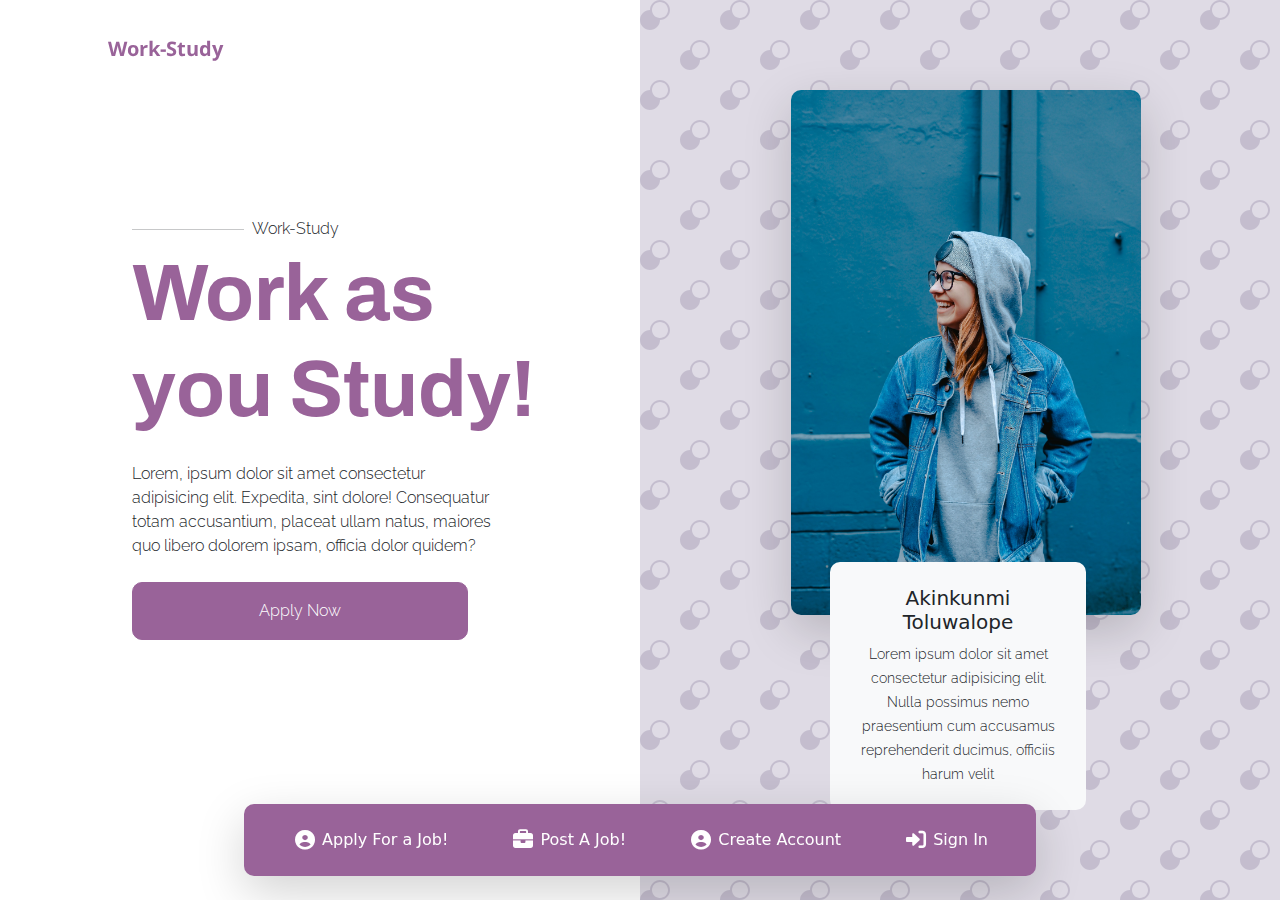
<file: index.html>
<!DOCTYPE html>
<html lang="en">
  <head>
    <meta charset="UTF-8" />
    <meta name="viewport" content="width=device-width, initial-scale=1.0" />
    <title>Work-Study | Home page</title>
    <link
      rel="stylesheet"
      href="./assets/bootstrap-5.0.2-dist/css/bootstrap.min.css"
    />
    <script src="./assets/jquery.min.js"></script>
    <script src="./assets/popper.min.js"></script>
    <script src="./assets/bootstrap-5.0.2-dist/js/bootstrap.bundle.min.js"></script>
    <link rel="stylesheet" rel="stylesheet" href="./assets/css/style.css" />
    <link
      rel="stylesheet"
      href="./assets/fontawesome-free-6.2.1-web/css/fontawesome.css"
    />
    <link
      rel="stylesheet"
      href="./assets/fontawesome-free-6.2.1-web/css/brands.css"
    />
    <link
      rel="stylesheet"
      href="./assets/fontawesome-free-6.2.1-web/css/solid.css"
    />
  </head>
  <body>
    <header class="row fixed-top mt-2 mt-lg-3">
      <nav class="navbar navbar-expand-md navbar-light py-3 mx-xl-5 px-xl-5">
        <div
          class="d-md-none px-md-5 px-sm-4 px-3 w-100 rounded-10 py-3 shadow-sm bg-white mx-4 px-xxl-5"
        >
          <div class="d-flex justify-content-between w-100">
            <a
              class="navbar-brand font-noto logo d-flex justify-content-center align-items-center color-purple"
              href="/"
            >
              <h5 class="my-auto color-purple font-noto-500">Work-Study</h5>
            </a>
            <button
              class="navbar-toggler shadow-none border-0"
              type="button"
              data-bs-toggle="collapse"
              data-bs-target="#navbarNavDropdown"
              aria-controls="navbarSupportedContent"
              aria-expanded="true"
              aria-label="Toggle navigation"
            >
              <i class="fas fa-bars fa-lg fa-fw"></i>
            </button>
          </div>
          <div class="collapse navbar-collapse" id="navbarNavDropdown">
            <ul class="navbar-nav">
              <li
                class="nav-item text-center py-2"
                style="border-bottom: 1px solid #996399"
              >
                <a
                  class="nav-link"
                  aria-current="page"
                  href="/"
                  style="color: #996399"
                  >Home</a
                >
              </li>
              <li class="nav-item text-center border-bottom py-2">
                <a class="nav-link" href="#">Apply Here!</a>
              </li>
              <li class="nav-item text-center border-bottom py-2">
                <a class="nav-link" href="#">Post A Job!</a>
              </li>
              <li class="nav-item text-center border-bottom py-2">
                <a class="nav-link" href="/register.html">Sign Up</a>
              </li>
              <li class="nav-item text-center border-bottom py-2 mb-2">
                <a class="nav-link" href="/login.html">Login</a>
              </li>
            </ul>
          </div>
        </div>

        <div class="container d-none d-md-block px-xxl-5 mx-xxl-4">
          <a
            class="navbar-brand font-noto logo d-flex justify-content-start align-items-center"
            href="/"
          >
            <h5 class="my-auto color-purple">Work-Study</h5>
          </a>
          <button
            class="navbar-toggler shadow-none border-0"
            type="button"
            data-bs-toggle="collapse"
            data-bs-target="#navbarNavAltMarkup"
            aria-controls="navbarNavAltMarkup"
            aria-expanded="false"
            aria-label="Toggle navigation"
          >
            <i class="fas fa-bars fa-lg fa-fw"></i>
          </button>
        </div>
      </nav>
    </header>
    <div class="row vh-100">
      <div
        class="col-12 col-lg-6 d-flex align-items-center justify-content-center ps-md-5 min-vh-100"
      >
        <div class="flex flex-column ms-md-0 py-5 py-md-0">
          <div class="ml-0 p-5 text-center text-lg-start ms-xl-5 mb-xl-5">
            <div class="d-flex align-items-center">
              <hr class="w-25" />
              <p class="font-raleway my-auto px-2">Work-Study</p>
            </div>
            <h1 class="display-1 font-archivo-bold color-purple">
              Work as you Study!
            </h1>
            <p
              class="col-xl-10 col-lg-12 col-md-9 col-12 font-raleway my-4 mx-auto mx-lg-0"
            >
              Lorem, ipsum dolor sit amet consectetur adipisicing elit.
              Expedita, sint dolore! Consequatur totam accusantium, placeat
              ullam natus, maiores quo libero dolorem ipsam, officia dolor
              quidem?
            </p>
            <div
              class="d-grid col-10 col-sm-8 col-md-6 col-lg-11 col-xl-9 col-xxl-8 mx-auto mx-lg-0"
            >
              <a
                href="./register.html"
                class="btn btn-primary border-purple bg-purple font-raleway px-5 py-3 text-white rounded-10 shadow-none"
              >
                Apply Now
              </a>
            </div>
          </div>
        </div>
      </div>
      <div
        class="col-12 col-lg-6 min-vh-100 d-flex justify-content-center align-items-center overflow-x-hidden"
        id="landing"
      >
        <div class="d-flex flex-column align-items-center">
          <div class="rounded-10">
            <img
              src="./assets/images/toa-heftiba-O3ymvT7Wf9U-unsplash.jpg"
              alt="people"
              class="card-img-top img-fluid rounded-10 shadow-lg img"
            />
          </div>
          <div class="row" id="row">
            <div
              class="d-none d-md-block d-lg-none d-xxl-block col-4 p-4 bg-light p-3 shadow-md rounded-10 text-center sub-cards me-3 h-75 my-auto"
            >
              <h6 class="font-archivo-800">Adebayo Johnson</h6>
              <small class="font-raleway">
                Lorem ipsum dolor sit amet consectetur adipisicing elit.Lorem
                ipsum dolor sit amet
              </small>
            </div>
            <div
              class="col-4 p-4 p-md-4 bg-light p-3 shadow-md rounded-10 text-center sub-card me-md-3"
            >
              <h5 class="font-archivo-800">Akinkunmi Toluwalope</h5>
              <small class="font-raleway">
                Lorem ipsum dolor sit amet consectetur adipisicing elit. Nulla
                possimus nemo praesentium cum accusamus reprehenderit ducimus,
                officiis harum velit
              </small>
            </div>
            <div
              class="d-none d-md-block d-lg-none d-xxl-block col-4 p-4 bg-light p-3 shadow-md rounded-10 text-center sub-cards my-auto"
            >
              <h6 class="font-archivo-800">Jameson Jackson</h6>
              <small class="font-raleway">
                Lorem ipsum dolor sit amet consectetur adipisicing elit.Lorem
                ipsum dolor sit amet
              </small>
            </div>
          </div>
        </div>
      </div>
    </div>
    <div class="d-none d-md-block row fixed-bottom mb-4 mx-auto">
      <div class="container px-lg-5">
        <div class="col-md-12 col-lg-9 mx-auto px-0 px-xl-5">
          <div
            class="rounded-16 px-5 py-4 d-flex flex-row align-items-center justify-content-between w-100 shadow-lg"
            style="background-color: #996399"
          >
            <a href="" class="text-decoration-none text-white">
              <i class="fas fa-user-circle fa-lg fa-fw"></i>
              Apply For a Job!
            </a>
            <a href="" class="text-decoration-none text-white">
              <i class="fas fa-briefcase fa-lg fa-fw"></i>
              Post A Job!
            </a>
            <a href="register.html" class="text-decoration-none text-white">
              <i class="fas fa-user-circle fa-lg fa-fw"></i>
              Create Account
            </a>
            <a href="" class="text-decoration-none text-white">
              <i class="fas fa-sign-in-alt fa-lg fa-fw"></i>
              Sign In
            </a>
          </div>
        </div>
      </div>
    </div>
    <script>
      let closeBtn = document.querySelector("#btn");
      let button = document.querySelector(".fa-bars");
      button.addEventListener("click", () => {
        $(button).toggleClass("fa-bars fa-times-square");
      });
    </script>
  </body>
</html>
</file>
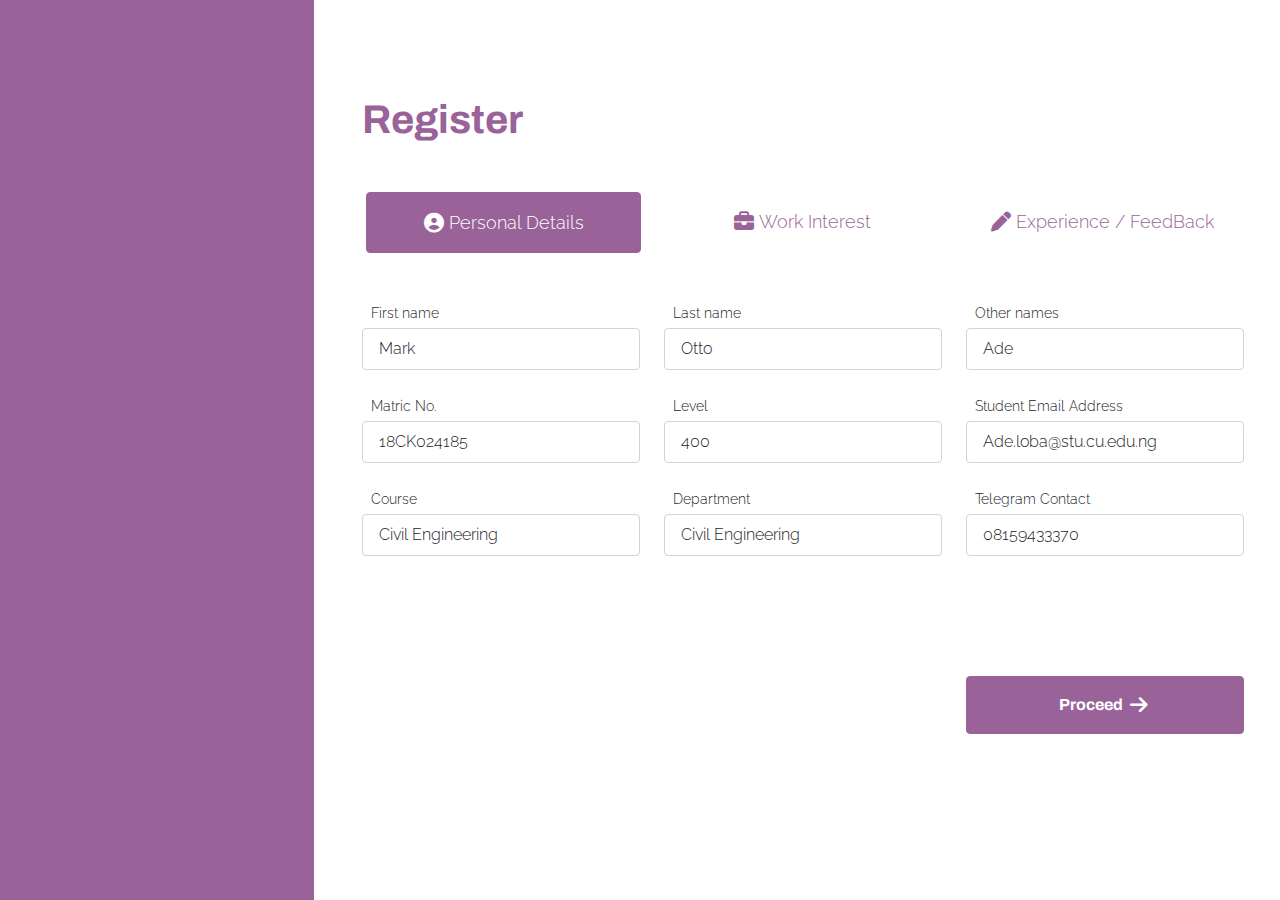
<file: register.html>
<!DOCTYPE html>
<html lang="en">
  <head>
    <meta charset="UTF-8" />
    <meta name="viewport" content="width=device-width, initial-scale=1.0" />
    <title>Work-Study | Home page</title>
    <link
      rel="stylesheet"
      href="./assets/bootstrap-5.0.2-dist/css/bootstrap.min.css"
    />
    <link rel="stylesheet" href="./assets/css/style.css" />
    <script src="./assets/jquery.min.js"></script>
    <script src="./assets/popper.min.js"></script>
    <script src="./assets/bootstrap-5.0.2-dist/js/bootstrap.bundle.min.js"></script>
    <link
      rel="stylesheet"
      href="./assets/fontawesome-free-6.2.1-web/css/fontawesome.css"
    />
    <link
      rel="stylesheet"
      href="./assets/fontawesome-free-6.2.1-web/css/brands.css"
    />
    <link
      rel="stylesheet"
      href="./assets/fontawesome-free-6.2.1-web/css/solid.css"
    />
  </head>
  <body>
    <header class="row fixed-top d-xl-none mt-lg-3">
      <nav class="navbar navbar-expand-md navbar-light py-3">
        <div
          class="d-md-none px-md-5 px-sm-4 px-3 w-100 rounded-10 py-3 shadow-sm bg-white mx-4"
        >
          <div class="d-flex justify-content-between w-100">
            <a
              class="navbar-brand font-noto logo d-flex justify-content-center align-items-center color-purple"
              href="/"
            >
              <h5 class="my-auto color-purple font-noto-500">Work-Study</h5>
            </a>
            <button
              class="navbar-toggler shadow-none border-0"
              type="button"
              data-bs-toggle="collapse"
              data-bs-target="#navbarNavDropdown"
              aria-controls="navbarSupportedContent"
              aria-expanded="true"
              aria-label="Toggle navigation"
            >
              <i class="fas fa-bars fa-lg fa-fw"></i>
            </button>
          </div>
          <div class="collapse navbar-collapse" id="navbarNavDropdown">
            <ul class="navbar-nav">
              <li
                class="nav-item text-center py-2"
                style="border-bottom: 1px solid #996399"
              >
                <a
                  class="nav-link active"
                  aria-current="page"
                  href="/"
                  style="color: #996399"
                  >Home</a
                >
              </li>
              <li class="nav-item text-center border-bottom py-2">
                <a class="nav-link" href="#">Apply Here!</a>
              </li>
              <li class="nav-item text-center border-bottom py-2">
                <a class="nav-link" href="#">Post A Job!</a>
              </li>
              <li class="nav-item text-center border-bottom py-2">
                <a class="nav-link" href="/register.html">Sign Up</a>
              </li>
              <li class="nav-item text-center border-bottom py-2 mb-2">
                <a class="nav-link" href="/login.html">Login</a>
              </li>
            </ul>
          </div>
        </div>

        <div class="container d-none d-md-block">
          <a
            class="navbar-brand font-noto logo d-flex justify-content-start align-items-center"
            href="/"
          >
            <h5 class="my-auto color-purple">Work-Study</h5>
          </a>
          <button
            class="navbar-toggler shadow-none border-0"
            type="button"
            data-bs-toggle="collapse"
            data-bs-target="#navbarNavAltMarkup"
            aria-controls="navbarNavAltMarkup"
            aria-expanded="false"
            aria-label="Toggle navigation"
          >
            <i class="fas fa-bars fa-lg fa-fw"></i>
          </button>
        </div>
      </nav>
    </header>
    <div class="container vh-100 py-5 px-5 px-xl-0 py-xl-0 px-sm-0">
      <div class="row vh-100">
        <div class="col-12 col-xl-3 d-none d-xl-block bg-purple"></div>
        <div class="col-12 col-xl-9 col-xxl-8 p-lg-5 m-xxl-5">
          <h1 class="color-purple mt-5 font-archivo-bold">Register</h1>
          <div class="d-none d-md-block row mt-5">
            <ul class="nav nav-pills nav-fill px-3">
              <li class="nav-item col-lg-4 pe-3">
                <a
                  class="nav-link py-3 font-raleway d-flex align-items-center justify-content-center reg-nav active"
                  aria-current="page"
                  href="#"
                >
                  <i
                    class="fas fa-user-circle fa-fw fa-lg pe-4 d-none d-lg-block"
                  ></i>
                  <p class="my-auto">Personal Details</p>
                </a>
              </li>
              <li class="nav-item col-lg-4 px-3">
                <a
                  class="nav-link py-3 font-raleway color-purple d-flex align-items-center justify-content-center reg-nav"
                  href="#"
                >
                  <i
                    class="fas fa-briefcase fa-lg fa-fw pe-3 d-none d-lg-block"
                  ></i>
                  <p class="my-auto">Work Interest</p>
                </a>
              </li>
              <li class="nav-item col-lg-4 ps-3">
                <a
                  class="nav-link py-3 font-raleway color-purple d-flex align-items-center justify-content-center reg-nav"
                  href="#"
                >
                  <i class="fas fa-pen fa-lg fa-fw pe-3 d-none d-lg-block"></i>
                  <p class="my-auto">Experience / FeedBack</p>
                </a>
              </li>
            </ul>
          </div>
          <div class="d-md-none row w-100 mt-3 mx-auto">
            <select
              name="register_mmenu"
              id="register"
              aria-label="Default select example"
              class="form-select border-purple font-raleway p-3 rounded-10"
            >
              <option
                selected
                value="personal_details"
                class="font-raleway py-3"
              >
                <i class="fas fa-user-circle fa-fw fa-lg"></i>
                Personal Details
              </option>
              <option value="Work_interest" class="font-raleway py-3">
                Work Interest
              </option>
              <option value="feedback" class="font-raleway py-3">
                FeedBack / Experience
              </option>
            </select>
          </div>
          <div class="d-block row my-4 reg-forms" id="personal_details">
            <form action="" class="font-raleway">
              <div class="row my-lg-5 my-3">
                <div class="col-12 col-sm-6 col-lg-4">
                  <label for="first_names" class="form-label">First name</label>
                  <input
                    type="text"
                    class="form-control mb-4 py-2 px-3"
                    id="first_names"
                    value="Mark"
                    required
                  />
                  <div class="valid-feedback">Looks good!</div>
                </div>
                <div class="col-12 col-sm-6 col-lg-4">
                  <label for="last_names" class="form-label">Last name</label>
                  <input
                    type="text"
                    class="form-control mb-4 py-2 px-3"
                    id="last_names"
                    value="Otto"
                    required
                  />
                  <div class="valid-feedback">Looks good!</div>
                </div>
                <div class="col-12 col-sm-6 col-lg-4">
                  <label for="other_names" class="form-label"
                    >Other names</label
                  >
                  <input
                    type="text"
                    class="form-control mb-4 py-2 px-3"
                    id="other_names"
                    value="Ade"
                    required
                  />
                  <div class="valid-feedback">Looks good!</div>
                </div>

                <div class="col-12 col-sm-6 col-lg-4">
                  <label for="other_names" class="form-label">Matric No.</label>
                  <input
                    type="text"
                    class="form-control mb-4 py-2 px-3"
                    id="other_names"
                    value="18CK024185"
                    required
                  />
                  <div class="valid-feedback">Looks good!</div>
                </div>
                <div class="col-12 col-sm-6 col-lg-4">
                  <label for="other_names" class="form-label">Level</label>
                  <input
                    type="text"
                    class="form-control mb-4 py-2 px-3"
                    id="other_names"
                    value="400"
                    required
                  />
                  <div class="valid-feedback">Looks good!</div>
                </div>
                <div class="col-12 col-sm-6 col-lg-4">
                  <label for="other_names" class="form-label"
                    >Student Email Address</label
                  >
                  <input
                    type="text"
                    class="form-control mb-4 py-2 px-3"
                    id="other_names"
                    value="Ade.loba@stu.cu.edu.ng"
                    required
                  />
                  <div class="valid-feedback">Looks good!</div>
                </div>

                <div class="col-12 col-sm-6 col-lg-4">
                  <label for="other_names" class="form-label">Course</label>
                  <input
                    type="text"
                    class="form-control mb-4 py-2 px-3"
                    id="other_names"
                    value="Civil Engineering"
                    required
                  />
                  <div class="valid-feedback">Looks good!</div>
                </div>
                <div class="col-12 col-sm-6 col-lg-4">
                  <label for="other_names" class="form-label">Department</label>
                  <input
                    type="text"
                    class="form-control mb-4 py-2 px-3"
                    id="other_names"
                    value="Civil Engineering"
                    required
                  />
                  <div class="valid-feedback">Looks good!</div>
                </div>
                <div class="col-12 col-sm-6 col-lg-4">
                  <label for="other_names" class="form-label"
                    >Telegram Contact</label
                  >
                  <input
                    type="tel"
                    class="form-control mb-4 py-2 px-3"
                    id="other_names"
                    value="08159433370"
                    required
                  />
                  <div class="valid-feedback">Looks good!</div>
                </div>
              </div>
              <div class="row my-3 d-flex justify-content-end">
                <div class="col-12 col-lg-4 mt-5">
                  <button
                    type="submit"
                    class="btn bg-purple border-purple py-3 px-5 w-100 text-white font-archivo-bold"
                  >
                    Proceed
                    <i class="fas fa-arrow-right fa-lg fa-fw"></i>
                  </button>
                </div>
              </div>
            </form>
          </div>
          <div class="d-none row my-4 px-xl-4 reg-forms" id="Work_interest">
            <form action="" class="font-raleway">
              <div class="row my-lg-5 my-3">
                <div class="col-12 col-sm-6 col-lg-4">
                  <label for="first_names" class="form-label">First name</label>
                  <input
                    type="text"
                    class="form-control mb-4 py-2 px-3"
                    id="first_names"
                    value="Mark"
                    required
                  />
                  <div class="valid-feedback">Looks good!</div>
                </div>
                <div class="col-12 col-sm-6 col-lg-4">
                  <label for="last_names" class="form-label">Last name</label>
                  <input
                    type="text"
                    class="form-control mb-4 py-2 px-3"
                    id="last_names"
                    value="Otto"
                    required
                  />
                  <div class="valid-feedback">Looks good!</div>
                </div>
                <div class="col-12 col-sm-6 col-lg-4">
                  <label for="other_names" class="form-label"
                    >Other names</label
                  >
                  <input
                    type="text"
                    class="form-control mb-4 py-2 px-3"
                    id="other_names"
                    value="Ade"
                    required
                  />
                  <div class="valid-feedback">Looks good!</div>
                </div>

                <div class="col-12 col-sm-6 col-lg-4">
                  <label for="other_names" class="form-label">Matric No.</label>
                  <input
                    type="text"
                    class="form-control mb-4 py-2 px-3"
                    id="other_names"
                    value="18CK024185"
                    required
                  />
                  <div class="valid-feedback">Looks good!</div>
                </div>
                <div class="col-12 col-sm-6 col-lg-4">
                  <label for="other_names" class="form-label">Level</label>
                  <input
                    type="text"
                    class="form-control mb-4 py-2 px-3"
                    id="other_names"
                    value="400"
                    required
                  />
                  <div class="valid-feedback">Looks good!</div>
                </div>
                <div class="col-12 col-sm-6 col-lg-4">
                  <label for="other_names" class="form-label"
                    >Student Email Address</label
                  >
                  <input
                    type="text"
                    class="form-control mb-4 py-2 px-3"
                    id="other_names"
                    value="Ade.loba@stu.cu.edu.ng"
                    required
                  />
                  <div class="valid-feedback">Looks good!</div>
                </div>

                <div class="col-12 col-sm-6 col-lg-4">
                  <label for="other_names" class="form-label">Course</label>
                  <input
                    type="text"
                    class="form-control mb-4 py-2 px-3"
                    id="other_names"
                    value="Civil Engineering"
                    required
                  />
                  <div class="valid-feedback">Looks good!</div>
                </div>
                <div class="col-12 col-sm-6 col-lg-4">
                  <label for="other_names" class="form-label">Department</label>
                  <input
                    type="text"
                    class="form-control mb-4 py-2 px-3"
                    id="other_names"
                    value="Civil Engineering"
                    required
                  />
                  <div class="valid-feedback">Looks good!</div>
                </div>
                <div class="col-12 col-sm-6 col-lg-4">
                  <label for="other_names" class="form-label"
                    >Telegram Contact</label
                  >
                  <input
                    type="tel"
                    class="form-control mb-4 py-2 px-3"
                    id="other_names"
                    value="08159433370"
                    required
                  />
                  <div class="valid-feedback">Looks good!</div>
                </div>
              </div>
              <div class="row my-3 d-flex justify-content-end mt-3">
                <div class="col-12 col-lg-4 mt-5">
                  <button
                    type="submit"
                    class="btn bg-purple border-purple py-3 px-5 w-100 text-white font-archivo-bold"
                  >
                    Proceed
                    <i class="fas fa-arrow-right fa-lg fa-fw"></i>
                  </button>
                </div>
              </div>
            </form>
          </div>
          <div class="d-none row my-4 reg-forms" id="feedback">
            <form action="" class="font-raleway">
              <div class="row my-lg-5 my-3">
                <div class="col-12 col-sm-6 col-lg-4">
                  <label for="first_names" class="form-label">First name</label>
                  <input
                    type="text"
                    class="form-control mb-4 py-2 px-3"
                    id="first_names"
                    value="Mark"
                    required
                  />
                  <div class="valid-feedback">Looks good!</div>
                </div>
                <div class="col-12 col-sm-6 col-lg-4">
                  <label for="last_names" class="form-label">Last name</label>
                  <input
                    type="text"
                    class="form-control mb-4 py-2 px-3"
                    id="last_names"
                    value="Otto"
                    required
                  />
                  <div class="valid-feedback">Looks good!</div>
                </div>
                <div class="col-12 col-sm-6 col-lg-4">
                  <label for="other_names" class="form-label"
                    >Other names</label
                  >
                  <input
                    type="text"
                    class="form-control mb-4 py-2 px-3"
                    id="other_names"
                    value="Ade"
                    required
                  />
                  <div class="valid-feedback">Looks good!</div>
                </div>

                <div class="col-12 col-sm-6 col-lg-4">
                  <label for="other_names" class="form-label">Matric No.</label>
                  <input
                    type="text"
                    class="form-control mb-4 py-2 px-3"
                    id="other_names"
                    value="18CK024185"
                    required
                  />
                  <div class="valid-feedback">Looks good!</div>
                </div>
                <div class="col-12 col-sm-6 col-lg-4">
                  <label for="other_names" class="form-label">Level</label>
                  <input
                    type="text"
                    class="form-control mb-4 py-2 px-3"
                    id="other_names"
                    value="400"
                    required
                  />
                  <div class="valid-feedback">Looks good!</div>
                </div>
                <div class="col-12 col-sm-6 col-lg-4">
                  <label for="other_names" class="form-label"
                    >Student Email Address</label
                  >
                  <input
                    type="text"
                    class="form-control mb-4 py-2 px-3"
                    id="other_names"
                    value="Ade.loba@stu.cu.edu.ng"
                    required
                  />
                  <div class="valid-feedback">Looks good!</div>
                </div>

                <div class="col-12 col-sm-6 col-lg-4">
                  <label for="other_names" class="form-label">Course</label>
                  <input
                    type="text"
                    class="form-control mb-4 py-2 px-3"
                    id="other_names"
                    value="Civil Engineering"
                    required
                  />
                  <div class="valid-feedback">Looks good!</div>
                </div>
                <div class="col-12 col-sm-6 col-lg-4">
                  <label for="other_names" class="form-label">Department</label>
                  <input
                    type="text"
                    class="form-control mb-4 py-2 px-3"
                    id="other_names"
                    value="Civil Engineering"
                    required
                  />
                  <div class="valid-feedback">Looks good!</div>
                </div>
                <div class="col-12 col-sm-6 col-lg-4">
                  <label for="other_names" class="form-label"
                    >Telegram Contact</label
                  >
                  <input
                    type="tel"
                    class="form-control mb-4 py-2 px-3"
                    id="other_names"
                    value="08159433370"
                    required
                  />
                  <div class="valid-feedback">Looks good!</div>
                </div>
              </div>
              <div class="row my-3 d-flex justify-content-end mt-3">
                <div class="col-12 col-lg-4 mt-5">
                  <button
                    type="button"
                    data-bs-toggle="modal"
                    data-bs-target="#modalId"
                    class="btn bg-purple border-purple py-3 px-5 w-100 text-white font-archivo-bold"
                  >
                    Submit
                    <i class="fas fa-arrow-right fa-lg fa-fw"></i>
                  </button>
                </div>
              </div>
            </form>
          </div>
        </div>

        <div
          class="modal fade"
          id="modalId"
          tabindex="-1"
          role="dialog"
          aria-labelledby="modalTitleId"
          aria-hidden="true"
        >
          <div
            class="modal-dialog modal-dialog-centered modal-md"
            style="width: 28rem"
          >
            <div class="modal-content">
              <div class="modal-header px-5">
                <h5 class="modal-title text-success" id="modalTitleId">
                  Submission Complete !
                </h5>
                <button
                  type="button"
                  class="btn-close"
                  data-bs-dismiss="modal"
                  aria-label="Close"
                ></button>
              </div>
              <div class="modal-body font-raleway p-5 text-center">
                Congratulations on your successful completion of this form, We
                would reach out to you via a mail on the selection process and
                how to proceed from here on if you have been selected by the
                programme.
              </div>
            </div>
          </div>
        </div>
        <script>
          const myModal = new bootstrap.Modal(
            document.getElementById("modalId"),
            options
          );
        </script>
      </div>
    </div>
    <script>
      let navlist = document.getElementsByClassName("reg-nav");
      let forms = document.getElementsByClassName("reg-forms");
      let element;
      for (let i = 0; i < navlist.length; i++) {
        navlist[i].addEventListener("click", () => {
          for (let j = 0; j < navlist.length; j++) {
            navlist[j].classList.remove("active");
            navlist[j].classList.add("color-purple");
          }
          navlist[i].classList.remove("color-purple");
          navlist[i].classList.add("active");
          for (let j = 0; j < forms.length; j++) {
            forms[j].classList.remove("d-block");
            forms[j].classList.add("d-none");
          }
          forms[i].classList.remove("d-none");
          forms[i].classList.add("d-block");
        });
      }
    </script>
  </body>
</html>
</file>
<file: assets/css/style.css>
* {
  box-sizing: border-box;
  padding: 0;
  margin: 0;
}
a {
  text-decoration: none !important;
}
body {
  width: 100%;
  min-height: 100vh;
  overflow: hidden !important;
}

@media (min-width: 1200px) {
  .container,
  .container-lg,
  .container-md,
  .container-sm,
  .container-xl {
    max-width: 100%;
  }
}

@media (min-width: 320px) and (max-width: 380px) {
  .img {
    width: 270px !important;
    background-color: transparent;
  }
  .card {
    background-color: transparent;
  }
}

.img {
  width: 350px;
  /* height: ; */
}
#row {
  margin-top: -15% !important;
}

.form-control:focus,
.form-select:focus {
  border-color: #996399;
  -webkit-box-shadow: none;
  box-shadow: none;
}

.form-label {
  margin-bottom: 4px !important;
  padding: 0 9px !important;
  font-size: 14px;
}

.active {
  background-color: #996399 !important;
  border: 1px solid #996399 !important;
  color: #fff !important;
}

#landing {
  background-color: #dfdbe5;
  padding: auto 0px !important;
  background-image: url("data:image/svg+xml,%3Csvg width='80' height='80' viewBox='0 0 80 80' xmlns='http://www.w3.org/2000/svg'%3E%3Cg fill='none' fill-rule='evenodd'%3E%3Cg fill='%239C92AC' fill-opacity='0.4'%3E%3Cpath d='M50 50c0-5.523 4.477-10 10-10s10 4.477 10 10-4.477 10-10 10c0 5.523-4.477 10-10 10s-10-4.477-10-10 4.477-10 10-10zM10 10c0-5.523 4.477-10 10-10s10 4.477 10 10-4.477 10-10 10c0 5.523-4.477 10-10 10S0 25.523 0 20s4.477-10 10-10zm10 8c4.418 0 8-3.582 8-8s-3.582-8-8-8-8 3.582-8 8 3.582 8 8 8zm40 40c4.418 0 8-3.582 8-8s-3.582-8-8-8-8 3.582-8 8 3.582 8 8 8z' /%3E%3C/g%3E%3C/g%3E%3C/svg%3E");
}

/* Fonts  */
@font-face {
  font-family: Archivo;
  src: url("../Archivo/Archivo-VariableFont_wdth\,wght.ttf");
  font-weight: bold;
}
@font-face {
  font-family: Raleway;
  src: url("../Raleway/static/Raleway-Light.ttf");
  /* font-weight: bold; */
}
@font-face {
  font-family: Noto;
  src: url("../Noto_Sans/NotoSans-Bold.ttf");
  font-weight: bold;
}

.font-archivo-bold {
  font-family: Archivo;
  font-weight: 800;
}
.font-noto-500 {
  font-family: Noto;
  font-weight: 500;
}
.font-raleway {
  font-family: Raleway;
  font-weight: 400;
}
.font-noto {
  font-family: Noto;
  font-weight: 700;
}

/* Layout  */

/* Colors */
.color-purple {
  color: #996399 !important;
}
.color-light-purple {
  color: #a38bbf;
}
.bg-purple {
  background-color: #996399 !important;
}
.border-purple {
  border-color: #996399 !important;
}

.rounded-10 {
  border-radius: 10px;
}
.rounded-16 {
  border-radius: 10px;
}

.min-vh-100 {
  min-height: 100vh;
}

.logo:hover,
.logo h4:hover {
  color: #996399 !important;
  font-size: 18px;
}

#landing .card {
  width: 24rem;
  height: 30rem;
}
#landing .sub-card {
  width: 16rem;
  z-index: 99;
}
#landing .sub-cards {
  width: 12rem;
  height: 180px !important;
}
.nav-item .nav-link p,
option {
  font-size: 18px;
}
</file>
<file: assets/fontawesome-free-6.2.1-web/css/brands.css>
/*!
 * Font Awesome Free 6.2.1 by @fontawesome - https://fontawesome.com
 * License - https://fontawesome.com/license/free (Icons: CC BY 4.0, Fonts: SIL OFL 1.1, Code: MIT License)
 * Copyright 2022 Fonticons, Inc.
 */
:root, :host {
  --fa-style-family-brands: 'Font Awesome 6 Brands';
  --fa-font-brands: normal 400 1em/1 'Font Awesome 6 Brands'; }

@font-face {
  font-family: 'Font Awesome 6 Brands';
  font-style: normal;
  font-weight: 400;
  font-display: block;
  src: url("../webfonts/fa-brands-400.woff2") format("woff2"), url("../webfonts/fa-brands-400.ttf") format("truetype"); }

.fab,
.fa-brands {
  font-weight: 400; }

.fa-monero:before {
  content: "\f3d0"; }

.fa-hooli:before {
  content: "\f427"; }

.fa-yelp:before {
  content: "\f1e9"; }

.fa-cc-visa:before {
  content: "\f1f0"; }

.fa-lastfm:before {
  content: "\f202"; }

.fa-shopware:before {
  content: "\f5b5"; }

.fa-creative-commons-nc:before {
  content: "\f4e8"; }

.fa-aws:before {
  content: "\f375"; }

.fa-redhat:before {
  content: "\f7bc"; }

.fa-yoast:before {
  content: "\f2b1"; }

.fa-cloudflare:before {
  content: "\e07d"; }

.fa-ups:before {
  content: "\f7e0"; }

.fa-wpexplorer:before {
  content: "\f2de"; }

.fa-dyalog:before {
  content: "\f399"; }

.fa-bity:before {
  content: "\f37a"; }

.fa-stackpath:before {
  content: "\f842"; }

.fa-buysellads:before {
  content: "\f20d"; }

.fa-first-order:before {
  content: "\f2b0"; }

.fa-modx:before {
  content: "\f285"; }

.fa-guilded:before {
  content: "\e07e"; }

.fa-vnv:before {
  content: "\f40b"; }

.fa-square-js:before {
  content: "\f3b9"; }

.fa-js-square:before {
  content: "\f3b9"; }

.fa-microsoft:before {
  content: "\f3ca"; }

.fa-qq:before {
  content: "\f1d6"; }

.fa-orcid:before {
  content: "\f8d2"; }

.fa-java:before {
  content: "\f4e4"; }

.fa-invision:before {
  content: "\f7b0"; }

.fa-creative-commons-pd-alt:before {
  content: "\f4ed"; }

.fa-centercode:before {
  content: "\f380"; }

.fa-glide-g:before {
  content: "\f2a6"; }

.fa-drupal:before {
  content: "\f1a9"; }

.fa-hire-a-helper:before {
  content: "\f3b0"; }

.fa-creative-commons-by:before {
  content: "\f4e7"; }

.fa-unity:before {
  content: "\e049"; }

.fa-whmcs:before {
  content: "\f40d"; }

.fa-rocketchat:before {
  content: "\f3e8"; }

.fa-vk:before {
  content: "\f189"; }

.fa-untappd:before {
  content: "\f405"; }

.fa-mailchimp:before {
  content: "\f59e"; }

.fa-css3-alt:before {
  content: "\f38b"; }

.fa-square-reddit:before {
  content: "\f1a2"; }

.fa-reddit-square:before {
  content: "\f1a2"; }

.fa-vimeo-v:before {
  content: "\f27d"; }

.fa-contao:before {
  content: "\f26d"; }

.fa-square-font-awesome:before {
  content: "\e5ad"; }

.fa-deskpro:before {
  content: "\f38f"; }

.fa-sistrix:before {
  content: "\f3ee"; }

.fa-square-instagram:before {
  content: "\e055"; }

.fa-instagram-square:before {
  content: "\e055"; }

.fa-battle-net:before {
  content: "\f835"; }

.fa-the-red-yeti:before {
  content: "\f69d"; }

.fa-square-hacker-news:before {
  content: "\f3af"; }

.fa-hacker-news-square:before {
  content: "\f3af"; }

.fa-edge:before {
  content: "\f282"; }

.fa-napster:before {
  content: "\f3d2"; }

.fa-square-snapchat:before {
  content: "\f2ad"; }

.fa-snapchat-square:before {
  content: "\f2ad"; }

.fa-google-plus-g:before {
  content: "\f0d5"; }

.fa-artstation:before {
  content: "\f77a"; }

.fa-markdown:before {
  content: "\f60f"; }

.fa-sourcetree:before {
  content: "\f7d3"; }

.fa-google-plus:before {
  content: "\f2b3"; }

.fa-diaspora:before {
  content: "\f791"; }

.fa-foursquare:before {
  content: "\f180"; }

.fa-stack-overflow:before {
  content: "\f16c"; }

.fa-github-alt:before {
  content: "\f113"; }

.fa-phoenix-squadron:before {
  content: "\f511"; }

.fa-pagelines:before {
  content: "\f18c"; }

.fa-algolia:before {
  content: "\f36c"; }

.fa-red-river:before {
  content: "\f3e3"; }

.fa-creative-commons-sa:before {
  content: "\f4ef"; }

.fa-safari:before {
  content: "\f267"; }

.fa-google:before {
  content: "\f1a0"; }

.fa-square-font-awesome-stroke:before {
  content: "\f35c"; }

.fa-font-awesome-alt:before {
  content: "\f35c"; }

.fa-atlassian:before {
  content: "\f77b"; }

.fa-linkedin-in:before {
  content: "\f0e1"; }

.fa-digital-ocean:before {
  content: "\f391"; }

.fa-nimblr:before {
  content: "\f5a8"; }

.fa-chromecast:before {
  content: "\f838"; }

.fa-evernote:before {
  content: "\f839"; }

.fa-hacker-news:before {
  content: "\f1d4"; }

.fa-creative-commons-sampling:before {
  content: "\f4f0"; }

.fa-adversal:before {
  content: "\f36a"; }

.fa-creative-commons:before {
  content: "\f25e"; }

.fa-watchman-monitoring:before {
  content: "\e087"; }

.fa-fonticons:before {
  content: "\f280"; }

.fa-weixin:before {
  content: "\f1d7"; }

.fa-shirtsinbulk:before {
  content: "\f214"; }

.fa-codepen:before {
  content: "\f1cb"; }

.fa-git-alt:before {
  content: "\f841"; }

.fa-lyft:before {
  content: "\f3c3"; }

.fa-rev:before {
  content: "\f5b2"; }

.fa-windows:before {
  content: "\f17a"; }

.fa-wizards-of-the-coast:before {
  content: "\f730"; }

.fa-square-viadeo:before {
  content: "\f2aa"; }

.fa-viadeo-square:before {
  content: "\f2aa"; }

.fa-meetup:before {
  content: "\f2e0"; }

.fa-centos:before {
  content: "\f789"; }

.fa-adn:before {
  content: "\f170"; }

.fa-cloudsmith:before {
  content: "\f384"; }

.fa-pied-piper-alt:before {
  content: "\f1a8"; }

.fa-square-dribbble:before {
  content: "\f397"; }

.fa-dribbble-square:before {
  content: "\f397"; }

.fa-codiepie:before {
  content: "\f284"; }

.fa-node:before {
  content: "\f419"; }

.fa-mix:before {
  content: "\f3cb"; }

.fa-steam:before {
  content: "\f1b6"; }

.fa-cc-apple-pay:before {
  content: "\f416"; }

.fa-scribd:before {
  content: "\f28a"; }

.fa-openid:before {
  content: "\f19b"; }

.fa-instalod:before {
  content: "\e081"; }

.fa-expeditedssl:before {
  content: "\f23e"; }

.fa-sellcast:before {
  content: "\f2da"; }

.fa-square-twitter:before {
  content: "\f081"; }

.fa-twitter-square:before {
  content: "\f081"; }

.fa-r-project:before {
  content: "\f4f7"; }

.fa-delicious:before {
  content: "\f1a5"; }

.fa-freebsd:before {
  content: "\f3a4"; }

.fa-vuejs:before {
  content: "\f41f"; }

.fa-accusoft:before {
  content: "\f369"; }

.fa-ioxhost:before {
  content: "\f208"; }

.fa-fonticons-fi:before {
  content: "\f3a2"; }

.fa-app-store:before {
  content: "\f36f"; }

.fa-cc-mastercard:before {
  content: "\f1f1"; }

.fa-itunes-note:before {
  content: "\f3b5"; }

.fa-golang:before {
  content: "\e40f"; }

.fa-kickstarter:before {
  content: "\f3bb"; }

.fa-grav:before {
  content: "\f2d6"; }

.fa-weibo:before {
  content: "\f18a"; }

.fa-uncharted:before {
  content: "\e084"; }

.fa-firstdraft:before {
  content: "\f3a1"; }

.fa-square-youtube:before {
  content: "\f431"; }

.fa-youtube-square:before {
  content: "\f431"; }

.fa-wikipedia-w:before {
  content: "\f266"; }

.fa-wpressr:before {
  content: "\f3e4"; }

.fa-rendact:before {
  content: "\f3e4"; }

.fa-angellist:before {
  content: "\f209"; }

.fa-galactic-republic:before {
  content: "\f50c"; }

.fa-nfc-directional:before {
  content: "\e530"; }

.fa-skype:before {
  content: "\f17e"; }

.fa-joget:before {
  content: "\f3b7"; }

.fa-fedora:before {
  content: "\f798"; }

.fa-stripe-s:before {
  content: "\f42a"; }

.fa-meta:before {
  content: "\e49b"; }

.fa-laravel:before {
  content: "\f3bd"; }

.fa-hotjar:before {
  content: "\f3b1"; }

.fa-bluetooth-b:before {
  content: "\f294"; }

.fa-sticker-mule:before {
  content: "\f3f7"; }

.fa-creative-commons-zero:before {
  content: "\f4f3"; }

.fa-hips:before {
  content: "\f452"; }

.fa-behance:before {
  content: "\f1b4"; }

.fa-reddit:before {
  content: "\f1a1"; }

.fa-discord:before {
  content: "\f392"; }

.fa-chrome:before {
  content: "\f268"; }

.fa-app-store-ios:before {
  content: "\f370"; }

.fa-cc-discover:before {
  content: "\f1f2"; }

.fa-wpbeginner:before {
  content: "\f297"; }

.fa-confluence:before {
  content: "\f78d"; }

.fa-mdb:before {
  content: "\f8ca"; }

.fa-dochub:before {
  content: "\f394"; }

.fa-accessible-icon:before {
  content: "\f368"; }

.fa-ebay:before {
  content: "\f4f4"; }

.fa-amazon:before {
  content: "\f270"; }

.fa-unsplash:before {
  content: "\e07c"; }

.fa-yarn:before {
  content: "\f7e3"; }

.fa-square-steam:before {
  content: "\f1b7"; }

.fa-steam-square:before {
  content: "\f1b7"; }

.fa-500px:before {
  content: "\f26e"; }

.fa-square-vimeo:before {
  content: "\f194"; }

.fa-vimeo-square:before {
  content: "\f194"; }

.fa-asymmetrik:before {
  content: "\f372"; }

.fa-font-awesome:before {
  content: "\f2b4"; }

.fa-font-awesome-flag:before {
  content: "\f2b4"; }

.fa-font-awesome-logo-full:before {
  content: "\f2b4"; }

.fa-gratipay:before {
  content: "\f184"; }

.fa-apple:before {
  content: "\f179"; }

.fa-hive:before {
  content: "\e07f"; }

.fa-gitkraken:before {
  content: "\f3a6"; }

.fa-keybase:before {
  content: "\f4f5"; }

.fa-apple-pay:before {
  content: "\f415"; }

.fa-padlet:before {
  content: "\e4a0"; }

.fa-amazon-pay:before {
  content: "\f42c"; }

.fa-square-github:before {
  content: "\f092"; }

.fa-github-square:before {
  content: "\f092"; }

.fa-stumbleupon:before {
  content: "\f1a4"; }

.fa-fedex:before {
  content: "\f797"; }

.fa-phoenix-framework:before {
  content: "\f3dc"; }

.fa-shopify:before {
  content: "\e057"; }

.fa-neos:before {
  content: "\f612"; }

.fa-hackerrank:before {
  content: "\f5f7"; }

.fa-researchgate:before {
  content: "\f4f8"; }

.fa-swift:before {
  content: "\f8e1"; }

.fa-angular:before {
  content: "\f420"; }

.fa-speakap:before {
  content: "\f3f3"; }

.fa-angrycreative:before {
  content: "\f36e"; }

.fa-y-combinator:before {
  content: "\f23b"; }

.fa-empire:before {
  content: "\f1d1"; }

.fa-envira:before {
  content: "\f299"; }

.fa-square-gitlab:before {
  content: "\e5ae"; }

.fa-gitlab-square:before {
  content: "\e5ae"; }

.fa-studiovinari:before {
  content: "\f3f8"; }

.fa-pied-piper:before {
  content: "\f2ae"; }

.fa-wordpress:before {
  content: "\f19a"; }

.fa-product-hunt:before {
  content: "\f288"; }

.fa-firefox:before {
  content: "\f269"; }

.fa-linode:before {
  content: "\f2b8"; }

.fa-goodreads:before {
  content: "\f3a8"; }

.fa-square-odnoklassniki:before {
  content: "\f264"; }

.fa-odnoklassniki-square:before {
  content: "\f264"; }

.fa-jsfiddle:before {
  content: "\f1cc"; }

.fa-sith:before {
  content: "\f512"; }

.fa-themeisle:before {
  content: "\f2b2"; }

.fa-page4:before {
  content: "\f3d7"; }

.fa-hashnode:before {
  content: "\e499"; }

.fa-react:before {
  content: "\f41b"; }

.fa-cc-paypal:before {
  content: "\f1f4"; }

.fa-squarespace:before {
  content: "\f5be"; }

.fa-cc-stripe:before {
  content: "\f1f5"; }

.fa-creative-commons-share:before {
  content: "\f4f2"; }

.fa-bitcoin:before {
  content: "\f379"; }

.fa-keycdn:before {
  content: "\f3ba"; }

.fa-opera:before {
  content: "\f26a"; }

.fa-itch-io:before {
  content: "\f83a"; }

.fa-umbraco:before {
  content: "\f8e8"; }

.fa-galactic-senate:before {
  content: "\f50d"; }

.fa-ubuntu:before {
  content: "\f7df"; }

.fa-draft2digital:before {
  content: "\f396"; }

.fa-stripe:before {
  content: "\f429"; }

.fa-houzz:before {
  content: "\f27c"; }

.fa-gg:before {
  content: "\f260"; }

.fa-dhl:before {
  content: "\f790"; }

.fa-square-pinterest:before {
  content: "\f0d3"; }

.fa-pinterest-square:before {
  content: "\f0d3"; }

.fa-xing:before {
  content: "\f168"; }

.fa-blackberry:before {
  content: "\f37b"; }

.fa-creative-commons-pd:before {
  content: "\f4ec"; }

.fa-playstation:before {
  content: "\f3df"; }

.fa-quinscape:before {
  content: "\f459"; }

.fa-less:before {
  content: "\f41d"; }

.fa-blogger-b:before {
  content: "\f37d"; }

.fa-opencart:before {
  content: "\f23d"; }

.fa-vine:before {
  content: "\f1ca"; }

.fa-paypal:before {
  content: "\f1ed"; }

.fa-gitlab:before {
  content: "\f296"; }

.fa-typo3:before {
  content: "\f42b"; }

.fa-reddit-alien:before {
  content: "\f281"; }

.fa-yahoo:before {
  content: "\f19e"; }

.fa-dailymotion:before {
  content: "\e052"; }

.fa-affiliatetheme:before {
  content: "\f36b"; }

.fa-pied-piper-pp:before {
  content: "\f1a7"; }

.fa-bootstrap:before {
  content: "\f836"; }

.fa-odnoklassniki:before {
  content: "\f263"; }

.fa-nfc-symbol:before {
  content: "\e531"; }

.fa-ethereum:before {
  content: "\f42e"; }

.fa-speaker-deck:before {
  content: "\f83c"; }

.fa-creative-commons-nc-eu:before {
  content: "\f4e9"; }

.fa-patreon:before {
  content: "\f3d9"; }

.fa-avianex:before {
  content: "\f374"; }

.fa-ello:before {
  content: "\f5f1"; }

.fa-gofore:before {
  content: "\f3a7"; }

.fa-bimobject:before {
  content: "\f378"; }

.fa-facebook-f:before {
  content: "\f39e"; }

.fa-square-google-plus:before {
  content: "\f0d4"; }

.fa-google-plus-square:before {
  content: "\f0d4"; }

.fa-mandalorian:before {
  content: "\f50f"; }

.fa-first-order-alt:before {
  content: "\f50a"; }

.fa-osi:before {
  content: "\f41a"; }

.fa-google-wallet:before {
  content: "\f1ee"; }

.fa-d-and-d-beyond:before {
  content: "\f6ca"; }

.fa-periscope:before {
  content: "\f3da"; }

.fa-fulcrum:before {
  content: "\f50b"; }

.fa-cloudscale:before {
  content: "\f383"; }

.fa-forumbee:before {
  content: "\f211"; }

.fa-mizuni:before {
  content: "\f3cc"; }

.fa-schlix:before {
  content: "\f3ea"; }

.fa-square-xing:before {
  content: "\f169"; }

.fa-xing-square:before {
  content: "\f169"; }

.fa-bandcamp:before {
  content: "\f2d5"; }

.fa-wpforms:before {
  content: "\f298"; }

.fa-cloudversify:before {
  content: "\f385"; }

.fa-usps:before {
  content: "\f7e1"; }

.fa-megaport:before {
  content: "\f5a3"; }

.fa-magento:before {
  content: "\f3c4"; }

.fa-spotify:before {
  content: "\f1bc"; }

.fa-optin-monster:before {
  content: "\f23c"; }

.fa-fly:before {
  content: "\f417"; }

.fa-aviato:before {
  content: "\f421"; }

.fa-itunes:before {
  content: "\f3b4"; }

.fa-cuttlefish:before {
  content: "\f38c"; }

.fa-blogger:before {
  content: "\f37c"; }

.fa-flickr:before {
  content: "\f16e"; }

.fa-viber:before {
  content: "\f409"; }

.fa-soundcloud:before {
  content: "\f1be"; }

.fa-digg:before {
  content: "\f1a6"; }

.fa-tencent-weibo:before {
  content: "\f1d5"; }

.fa-symfony:before {
  content: "\f83d"; }

.fa-maxcdn:before {
  content: "\f136"; }

.fa-etsy:before {
  content: "\f2d7"; }

.fa-facebook-messenger:before {
  content: "\f39f"; }

.fa-audible:before {
  content: "\f373"; }

.fa-think-peaks:before {
  content: "\f731"; }

.fa-bilibili:before {
  content: "\e3d9"; }

.fa-erlang:before {
  content: "\f39d"; }

.fa-cotton-bureau:before {
  content: "\f89e"; }

.fa-dashcube:before {
  content: "\f210"; }

.fa-42-group:before {
  content: "\e080"; }

.fa-innosoft:before {
  content: "\e080"; }

.fa-stack-exchange:before {
  content: "\f18d"; }

.fa-elementor:before {
  content: "\f430"; }

.fa-square-pied-piper:before {
  content: "\e01e"; }

.fa-pied-piper-square:before {
  content: "\e01e"; }

.fa-creative-commons-nd:before {
  content: "\f4eb"; }

.fa-palfed:before {
  content: "\f3d8"; }

.fa-superpowers:before {
  content: "\f2dd"; }

.fa-resolving:before {
  content: "\f3e7"; }

.fa-xbox:before {
  content: "\f412"; }

.fa-searchengin:before {
  content: "\f3eb"; }

.fa-tiktok:before {
  content: "\e07b"; }

.fa-square-facebook:before {
  content: "\f082"; }

.fa-facebook-square:before {
  content: "\f082"; }

.fa-renren:before {
  content: "\f18b"; }

.fa-linux:before {
  content: "\f17c"; }

.fa-glide:before {
  content: "\f2a5"; }

.fa-linkedin:before {
  content: "\f08c"; }

.fa-hubspot:before {
  content: "\f3b2"; }

.fa-deploydog:before {
  content: "\f38e"; }

.fa-twitch:before {
  content: "\f1e8"; }

.fa-ravelry:before {
  content: "\f2d9"; }

.fa-mixer:before {
  content: "\e056"; }

.fa-square-lastfm:before {
  content: "\f203"; }

.fa-lastfm-square:before {
  content: "\f203"; }

.fa-vimeo:before {
  content: "\f40a"; }

.fa-mendeley:before {
  content: "\f7b3"; }

.fa-uniregistry:before {
  content: "\f404"; }

.fa-figma:before {
  content: "\f799"; }

.fa-creative-commons-remix:before {
  content: "\f4ee"; }

.fa-cc-amazon-pay:before {
  content: "\f42d"; }

.fa-dropbox:before {
  content: "\f16b"; }

.fa-instagram:before {
  content: "\f16d"; }

.fa-cmplid:before {
  content: "\e360"; }

.fa-facebook:before {
  content: "\f09a"; }

.fa-gripfire:before {
  content: "\f3ac"; }

.fa-jedi-order:before {
  content: "\f50e"; }

.fa-uikit:before {
  content: "\f403"; }

.fa-fort-awesome-alt:before {
  content: "\f3a3"; }

.fa-phabricator:before {
  content: "\f3db"; }

.fa-ussunnah:before {
  content: "\f407"; }

.fa-earlybirds:before {
  content: "\f39a"; }

.fa-trade-federation:before {
  content: "\f513"; }

.fa-autoprefixer:before {
  content: "\f41c"; }

.fa-whatsapp:before {
  content: "\f232"; }

.fa-slideshare:before {
  content: "\f1e7"; }

.fa-google-play:before {
  content: "\f3ab"; }

.fa-viadeo:before {
  content: "\f2a9"; }

.fa-line:before {
  content: "\f3c0"; }

.fa-google-drive:before {
  content: "\f3aa"; }

.fa-servicestack:before {
  content: "\f3ec"; }

.fa-simplybuilt:before {
  content: "\f215"; }

.fa-bitbucket:before {
  content: "\f171"; }

.fa-imdb:before {
  content: "\f2d8"; }

.fa-deezer:before {
  content: "\e077"; }

.fa-raspberry-pi:before {
  content: "\f7bb"; }

.fa-jira:before {
  content: "\f7b1"; }

.fa-docker:before {
  content: "\f395"; }

.fa-screenpal:before {
  content: "\e570"; }

.fa-bluetooth:before {
  content: "\f293"; }

.fa-gitter:before {
  content: "\f426"; }

.fa-d-and-d:before {
  content: "\f38d"; }

.fa-microblog:before {
  content: "\e01a"; }

.fa-cc-diners-club:before {
  content: "\f24c"; }

.fa-gg-circle:before {
  content: "\f261"; }

.fa-pied-piper-hat:before {
  content: "\f4e5"; }

.fa-kickstarter-k:before {
  content: "\f3bc"; }

.fa-yandex:before {
  content: "\f413"; }

.fa-readme:before {
  content: "\f4d5"; }

.fa-html5:before {
  content: "\f13b"; }

.fa-sellsy:before {
  content: "\f213"; }

.fa-sass:before {
  content: "\f41e"; }

.fa-wirsindhandwerk:before {
  content: "\e2d0"; }

.fa-wsh:before {
  content: "\e2d0"; }

.fa-buromobelexperte:before {
  content: "\f37f"; }

.fa-salesforce:before {
  content: "\f83b"; }

.fa-octopus-deploy:before {
  content: "\e082"; }

.fa-medapps:before {
  content: "\f3c6"; }

.fa-ns8:before {
  content: "\f3d5"; }

.fa-pinterest-p:before {
  content: "\f231"; }

.fa-apper:before {
  content: "\f371"; }

.fa-fort-awesome:before {
  content: "\f286"; }

.fa-waze:before {
  content: "\f83f"; }

.fa-cc-jcb:before {
  content: "\f24b"; }

.fa-snapchat:before {
  content: "\f2ab"; }

.fa-snapchat-ghost:before {
  content: "\f2ab"; }

.fa-fantasy-flight-games:before {
  content: "\f6dc"; }

.fa-rust:before {
  content: "\e07a"; }

.fa-wix:before {
  content: "\f5cf"; }

.fa-square-behance:before {
  content: "\f1b5"; }

.fa-behance-square:before {
  content: "\f1b5"; }

.fa-supple:before {
  content: "\f3f9"; }

.fa-rebel:before {
  content: "\f1d0"; }

.fa-css3:before {
  content: "\f13c"; }

.fa-staylinked:before {
  content: "\f3f5"; }

.fa-kaggle:before {
  content: "\f5fa"; }

.fa-space-awesome:before {
  content: "\e5ac"; }

.fa-deviantart:before {
  content: "\f1bd"; }

.fa-cpanel:before {
  content: "\f388"; }

.fa-goodreads-g:before {
  content: "\f3a9"; }

.fa-square-git:before {
  content: "\f1d2"; }

.fa-git-square:before {
  content: "\f1d2"; }

.fa-square-tumblr:before {
  content: "\f174"; }

.fa-tumblr-square:before {
  content: "\f174"; }

.fa-trello:before {
  content: "\f181"; }

.fa-creative-commons-nc-jp:before {
  content: "\f4ea"; }

.fa-get-pocket:before {
  content: "\f265"; }

.fa-perbyte:before {
  content: "\e083"; }

.fa-grunt:before {
  content: "\f3ad"; }

.fa-weebly:before {
  content: "\f5cc"; }

.fa-connectdevelop:before {
  content: "\f20e"; }

.fa-leanpub:before {
  content: "\f212"; }

.fa-black-tie:before {
  content: "\f27e"; }

.fa-themeco:before {
  content: "\f5c6"; }

.fa-python:before {
  content: "\f3e2"; }

.fa-android:before {
  content: "\f17b"; }

.fa-bots:before {
  content: "\e340"; }

.fa-free-code-camp:before {
  content: "\f2c5"; }

.fa-hornbill:before {
  content: "\f592"; }

.fa-js:before {
  content: "\f3b8"; }

.fa-ideal:before {
  content: "\e013"; }

.fa-git:before {
  content: "\f1d3"; }

.fa-dev:before {
  content: "\f6cc"; }

.fa-sketch:before {
  content: "\f7c6"; }

.fa-yandex-international:before {
  content: "\f414"; }

.fa-cc-amex:before {
  content: "\f1f3"; }

.fa-uber:before {
  content: "\f402"; }

.fa-github:before {
  content: "\f09b"; }

.fa-php:before {
  content: "\f457"; }

.fa-alipay:before {
  content: "\f642"; }

.fa-youtube:before {
  content: "\f167"; }

.fa-skyatlas:before {
  content: "\f216"; }

.fa-firefox-browser:before {
  content: "\e007"; }

.fa-replyd:before {
  content: "\f3e6"; }

.fa-suse:before {
  content: "\f7d6"; }

.fa-jenkins:before {
  content: "\f3b6"; }

.fa-twitter:before {
  content: "\f099"; }

.fa-rockrms:before {
  content: "\f3e9"; }

.fa-pinterest:before {
  content: "\f0d2"; }

.fa-buffer:before {
  content: "\f837"; }

.fa-npm:before {
  content: "\f3d4"; }

.fa-yammer:before {
  content: "\f840"; }

.fa-btc:before {
  content: "\f15a"; }

.fa-dribbble:before {
  content: "\f17d"; }

.fa-stumbleupon-circle:before {
  content: "\f1a3"; }

.fa-internet-explorer:before {
  content: "\f26b"; }

.fa-telegram:before {
  content: "\f2c6"; }

.fa-telegram-plane:before {
  content: "\f2c6"; }

.fa-old-republic:before {
  content: "\f510"; }

.fa-square-whatsapp:before {
  content: "\f40c"; }

.fa-whatsapp-square:before {
  content: "\f40c"; }

.fa-node-js:before {
  content: "\f3d3"; }

.fa-edge-legacy:before {
  content: "\e078"; }

.fa-slack:before {
  content: "\f198"; }

.fa-slack-hash:before {
  content: "\f198"; }

.fa-medrt:before {
  content: "\f3c8"; }

.fa-usb:before {
  content: "\f287"; }

.fa-tumblr:before {
  content: "\f173"; }

.fa-vaadin:before {
  content: "\f408"; }

.fa-quora:before {
  content: "\f2c4"; }

.fa-reacteurope:before {
  content: "\f75d"; }

.fa-medium:before {
  content: "\f23a"; }

.fa-medium-m:before {
  content: "\f23a"; }

.fa-amilia:before {
  content: "\f36d"; }

.fa-mixcloud:before {
  content: "\f289"; }

.fa-flipboard:before {
  content: "\f44d"; }

.fa-viacoin:before {
  content: "\f237"; }

.fa-critical-role:before {
  content: "\f6c9"; }

.fa-sitrox:before {
  content: "\e44a"; }

.fa-discourse:before {
  content: "\f393"; }

.fa-joomla:before {
  content: "\f1aa"; }

.fa-mastodon:before {
  content: "\f4f6"; }

.fa-airbnb:before {
  content: "\f834"; }

.fa-wolf-pack-battalion:before {
  content: "\f514"; }

.fa-buy-n-large:before {
  content: "\f8a6"; }

.fa-gulp:before {
  content: "\f3ae"; }

.fa-creative-commons-sampling-plus:before {
  content: "\f4f1"; }

.fa-strava:before {
  content: "\f428"; }

.fa-ember:before {
  content: "\f423"; }

.fa-canadian-maple-leaf:before {
  content: "\f785"; }

.fa-teamspeak:before {
  content: "\f4f9"; }

.fa-pushed:before {
  content: "\f3e1"; }

.fa-wordpress-simple:before {
  content: "\f411"; }

.fa-nutritionix:before {
  content: "\f3d6"; }

.fa-wodu:before {
  content: "\e088"; }

.fa-google-pay:before {
  content: "\e079"; }

.fa-intercom:before {
  content: "\f7af"; }

.fa-zhihu:before {
  content: "\f63f"; }

.fa-korvue:before {
  content: "\f42f"; }

.fa-pix:before {
  content: "\e43a"; }

.fa-steam-symbol:before {
  content: "\f3f6"; }
</file>
<file: assets/fontawesome-free-6.2.1-web/css/solid.css>
/*!
 * Font Awesome Free 6.2.1 by @fontawesome - https://fontawesome.com
 * License - https://fontawesome.com/license/free (Icons: CC BY 4.0, Fonts: SIL OFL 1.1, Code: MIT License)
 * Copyright 2022 Fonticons, Inc.
 */
:root, :host {
  --fa-style-family-classic: 'Font Awesome 6 Free';
  --fa-font-solid: normal 900 1em/1 'Font Awesome 6 Free'; }

@font-face {
  font-family: 'Font Awesome 6 Free';
  font-style: normal;
  font-weight: 900;
  font-display: block;
  src: url("../webfonts/fa-solid-900.woff2") format("woff2"), url("../webfonts/fa-solid-900.ttf") format("truetype"); }

.fas,
.fa-solid {
  font-weight: 900; }
</file>
